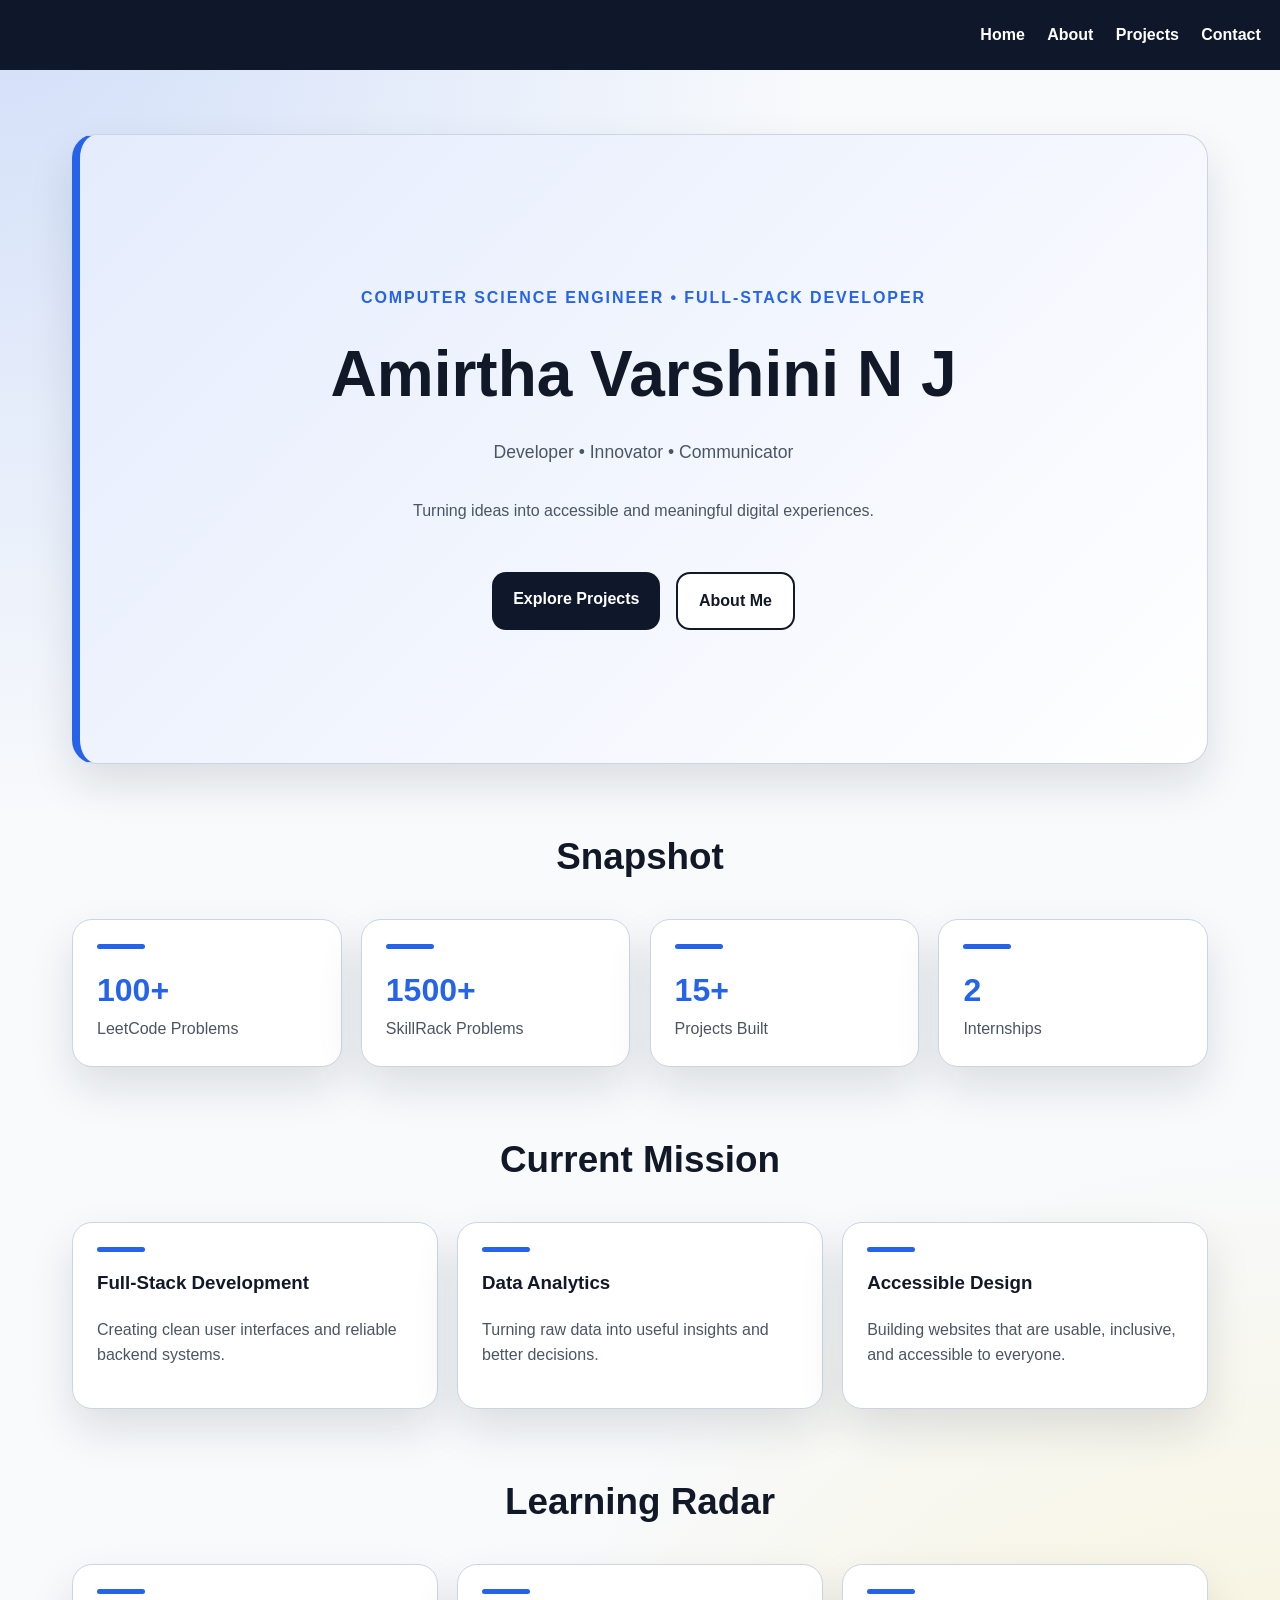
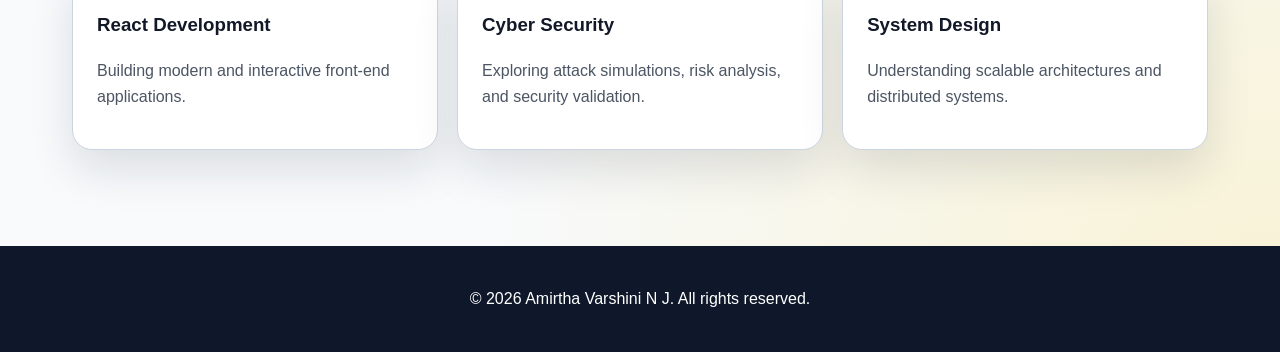
<file: index.html>
<!DOCTYPE html>
<html lang="en">

<head>
  <meta charset="UTF-8">
  <meta name="viewport" content="width=device-width, initial-scale=1.0">

  <meta name="description"
    content="Developer dashboard portfolio of Amirtha Varshini N J, showcasing skills, projects, education, and contact details.">

  <meta name="author" content="Amirtha Varshini N J">

  <title>Amirtha Varshini | Developer Dashboard</title>

  <link rel="stylesheet" href="css/style.css">
</head>

<body>

  <a href="#main-content" class="skip-link">Skip to main content</a>

  <header>
    <nav aria-label="Primary navigation">
      <a href="index.html">Home</a>
      <a href="about.html">About</a>
      <a href="projects.html">Projects</a>
      <a href="contact.html">Contact</a>
    </nav>
  </header>

  <main id="main-content">

    <!-- HERO SECTION -->

    <section class="hero" aria-labelledby="hero-heading">

      <p class="eyebrow">Computer Science Engineer • Full-Stack Developer</p>

      <h1 id="hero-heading">Amirtha Varshini N J</h1>

      <p class="hero-text">
        Developer • Innovator • Communicator
      </p>
      <p>
        Turning ideas into accessible and meaningful digital experiences.
      </p>

      <div class="hero-buttons">
        <a class="button" href="projects.html">
          Explore Projects
        </a>

        <a class="button secondary" href="about.html">
          About Me
        </a>
      </div>

    </section>

    <!-- SNAPSHOT SECTION -->

    <section class="content-section" aria-labelledby="snapshot-heading">

      <h2 id="snapshot-heading">Snapshot</h2>

      <ul class="cards">

        <li>
          <strong>100+</strong>
          <span>LeetCode Problems</span>
        </li>

        <li>
          <strong>1500+</strong>
          <span>SkillRack Problems</span>
        </li>

        <li>
          <strong>15+</strong>
          <span>Projects Built</span>
        </li>

        <li>
          <strong>2</strong>
          <span>Internships</span>
        </li>

      </ul>

    </section>

    <!-- CURRENT MISSION -->

    <section class="content-section" aria-labelledby="mission-heading">

      <h2 id="mission-heading">Current Mission</h2>

      <div class="grid">

        <article>
          <h3>Full-Stack Development</h3>
          <p>
            Creating clean user interfaces and reliable backend systems.
          </p>
        </article>

        <article>
          <h3>Data Analytics</h3>
          <p>
            Turning raw data into useful insights and better decisions.
          </p>
        </article>

        <article>
          <h3>Accessible Design</h3>
          <p>
            Building websites that are usable, inclusive, and accessible to everyone.
          </p>
        </article>

      </div>

    </section>

    <!-- LEARNING RADAR -->

    <section class="content-section" aria-labelledby="learning-heading">

      <h2 id="learning-heading">Learning Radar</h2>

      <div class="grid">

        <article>
          <h3>React Development</h3>
          <p>
            Building modern and interactive front-end applications.
          </p>
        </article>

        <article>
          <h3>Cyber Security</h3>
          <p>
            Exploring attack simulations, risk analysis, and security validation.
          </p>
        </article>

        <article>
          <h3>System Design</h3>
          <p>
            Understanding scalable architectures and distributed systems.
          </p>
        </article>

      </div>

    </section>

  </main>

  <footer>
    <p>&copy; 2026 Amirtha Varshini N J. All rights reserved.</p>
  </footer>

</body>

</html>
</file>
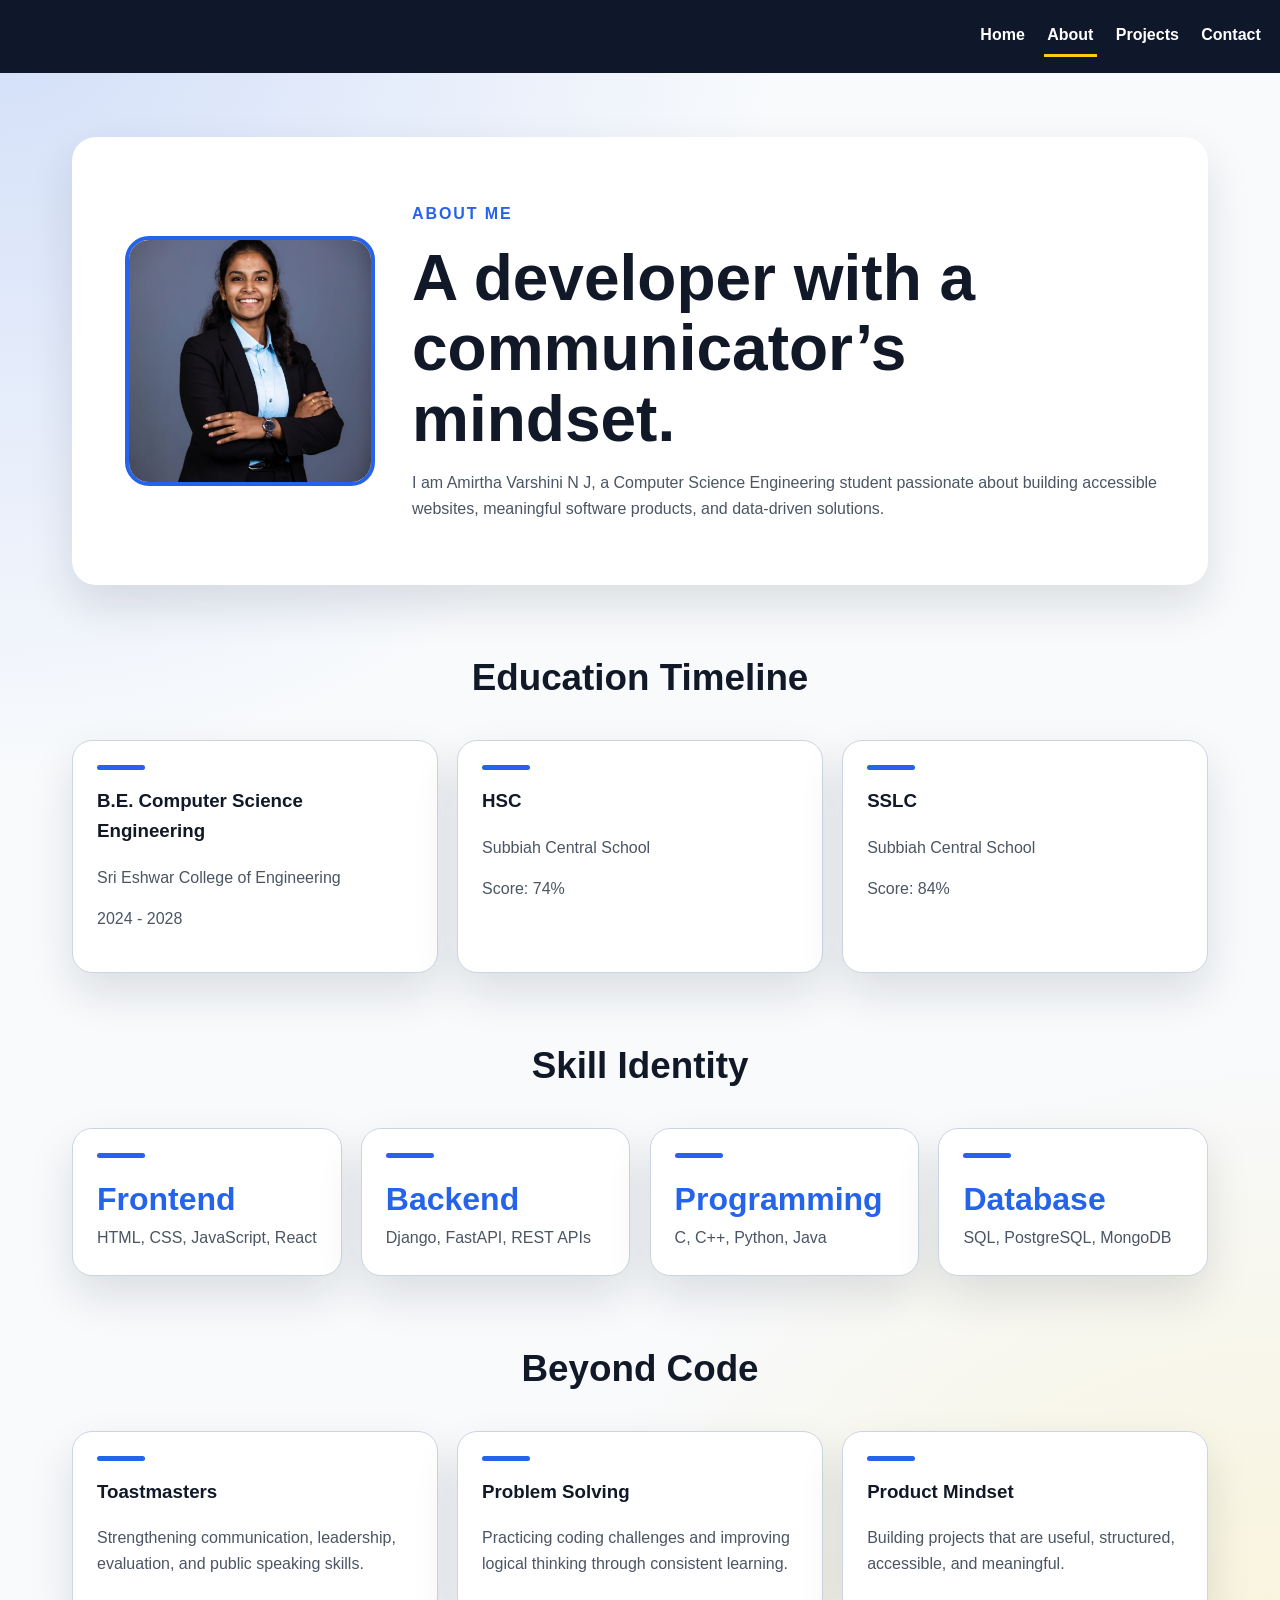
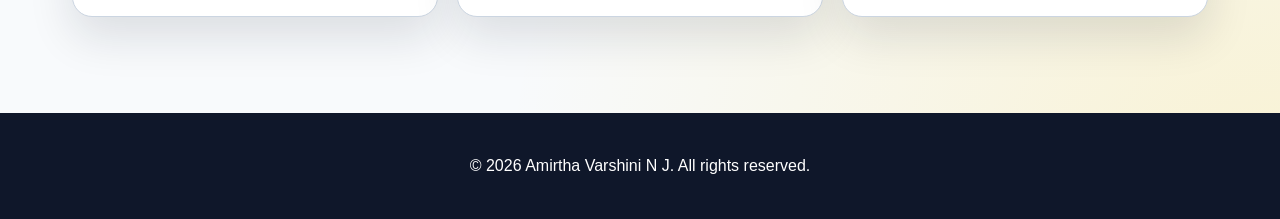
<file: about.html>
<!DOCTYPE html>
<html lang="en">
<head>
  <meta charset="UTF-8">
  <meta name="viewport" content="width=device-width, initial-scale=1.0">
  <meta name="description" content="About Amirtha Varshini N J, Computer Science student, developer, communicator, and problem solver.">
  <meta name="author" content="Amirtha Varshini N J">

  <title>About | Amirtha Varshini</title>

  <link rel="stylesheet" href="css/style.css">
</head>

<body>
  <a href="#main-content" class="skip-link">Skip to main content</a>

  <header>
    <nav aria-label="Primary navigation">
      <a href="index.html">Home</a>
      <a href="about.html" aria-current="page">About</a>
      <a href="projects.html">Projects</a>
      <a href="contact.html">Contact</a>
    </nav>
  </header>

  <main id="main-content">

    <section class="about-hero" aria-labelledby="about-heading">
      <img 
        src="./images/profile.jpg" 
        alt="Professional portrait of Amirtha Varshini N J"
        class="profile-image">

      <div>
        <p class="eyebrow">About Me</p>

        <h1 id="about-heading">A developer with a communicator’s mindset.</h1>

        <p>
          I am Amirtha Varshini N J, a Computer Science Engineering student passionate
          about building accessible websites, meaningful software products, and data-driven solutions.
        </p>
      </div>
    </section>

    <section class="content-section" aria-labelledby="education-heading">
      <h2 id="education-heading">Education Timeline</h2>

      <div class="grid">
        <article>
          <h3>B.E. Computer Science Engineering</h3>
          <p>Sri Eshwar College of Engineering</p>
          <p>2024 - 2028</p>
        </article>

        <article>
          <h3>HSC</h3>
          <p>Subbiah Central School</p>
          <p>Score: 74%</p>
        </article>

        <article>
          <h3>SSLC</h3>
          <p>Subbiah Central School</p>
          <p>Score: 84%</p>
        </article>
      </div>
    </section>

    <section class="content-section" aria-labelledby="skills-heading">
      <h2 id="skills-heading">Skill Identity</h2>

      <ul class="cards">
        <li><strong>Frontend</strong><span>HTML, CSS, JavaScript, React</span></li>
        <li><strong>Backend</strong><span>Django, FastAPI, REST APIs</span></li>
        <li><strong>Programming</strong><span>C, C++, Python, Java</span></li>
        <li><strong>Database</strong><span>SQL, PostgreSQL, MongoDB</span></li>
      </ul>
    </section>

    <section class="content-section" aria-labelledby="leadership-heading">
      <h2 id="leadership-heading">Beyond Code</h2>

      <div class="grid">
        <article>
          <h3>Toastmasters</h3>
          <p>
            Strengthening communication, leadership, evaluation, and public speaking skills.
          </p>
        </article>

        <article>
          <h3>Problem Solving</h3>
          <p>
            Practicing coding challenges and improving logical thinking through consistent learning.
          </p>
        </article>

        <article>
          <h3>Product Mindset</h3>
          <p>
            Building projects that are useful, structured, accessible, and meaningful.
          </p>
        </article>
      </div>
    </section>

  </main>

  <footer>
    <p>&copy; 2026 Amirtha Varshini N J. All rights reserved.</p>
  </footer>
</body>
</html>
</file>
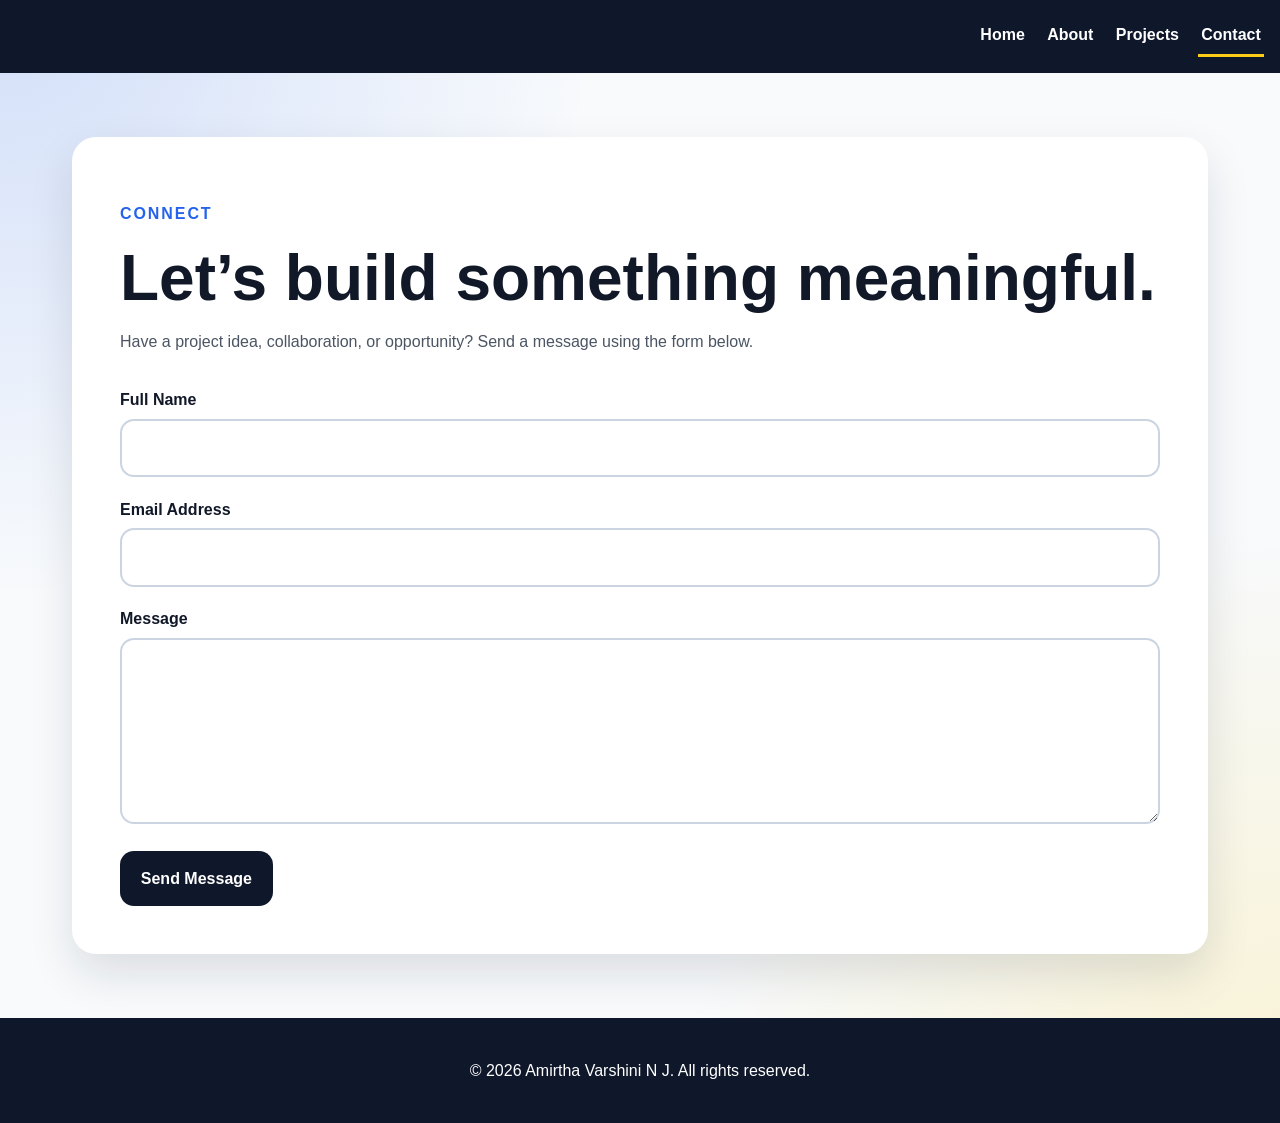
<file: contact.html>
<!DOCTYPE html>
<html lang="en">
<head>
  <meta charset="UTF-8">
  <meta name="viewport" content="width=device-width, initial-scale=1.0">

  <meta name="description" content="Contact Amirtha Varshini N J through an accessible portfolio contact form.">
  <meta name="author" content="Amirtha Varshini N J">

  <title>Contact | Amirtha Varshini</title>

  <link rel="stylesheet" href="css/style.css">
</head>

<body>
  <a href="#main-content" class="skip-link">Skip to main content</a>

  <header>
    <nav aria-label="Primary navigation">
      <a href="index.html">Home</a>
      <a href="about.html">About</a>
      <a href="projects.html">Projects</a>
      <a href="contact.html" aria-current="page">Contact</a>
    </nav>
  </header>

  <main id="main-content">

    <section class="page-card" aria-labelledby="contact-heading">
      <p class="eyebrow">Connect</p>

      <h1 id="contact-heading">Let’s build something meaningful.</h1>

      <p>
        Have a project idea, collaboration, or opportunity? Send a message using the form below.
      </p>

      <form action="#" method="post" aria-label="Contact form">

        <div class="form-group">
          <label for="name">Full Name</label>
          <input 
            type="text" 
            id="name" 
            name="name" 
            required 
            autocomplete="name">
        </div>

        <div class="form-group">
          <label for="email">Email Address</label>
          <input 
            type="email" 
            id="email" 
            name="email" 
            required 
            autocomplete="email">
        </div>

        <div class="form-group">
          <label for="message">Message</label>
          <textarea 
            id="message" 
            name="message" 
            rows="6" 
            required></textarea>
        </div>

        <button type="submit" aria-label="Send contact form message">
          Send Message
        </button>

      </form>
    </section>

  </main>

  <footer>
    <p>&copy; 2026 Amirtha Varshini N J. All rights reserved.</p>
  </footer>
</body>
</html>
</file>
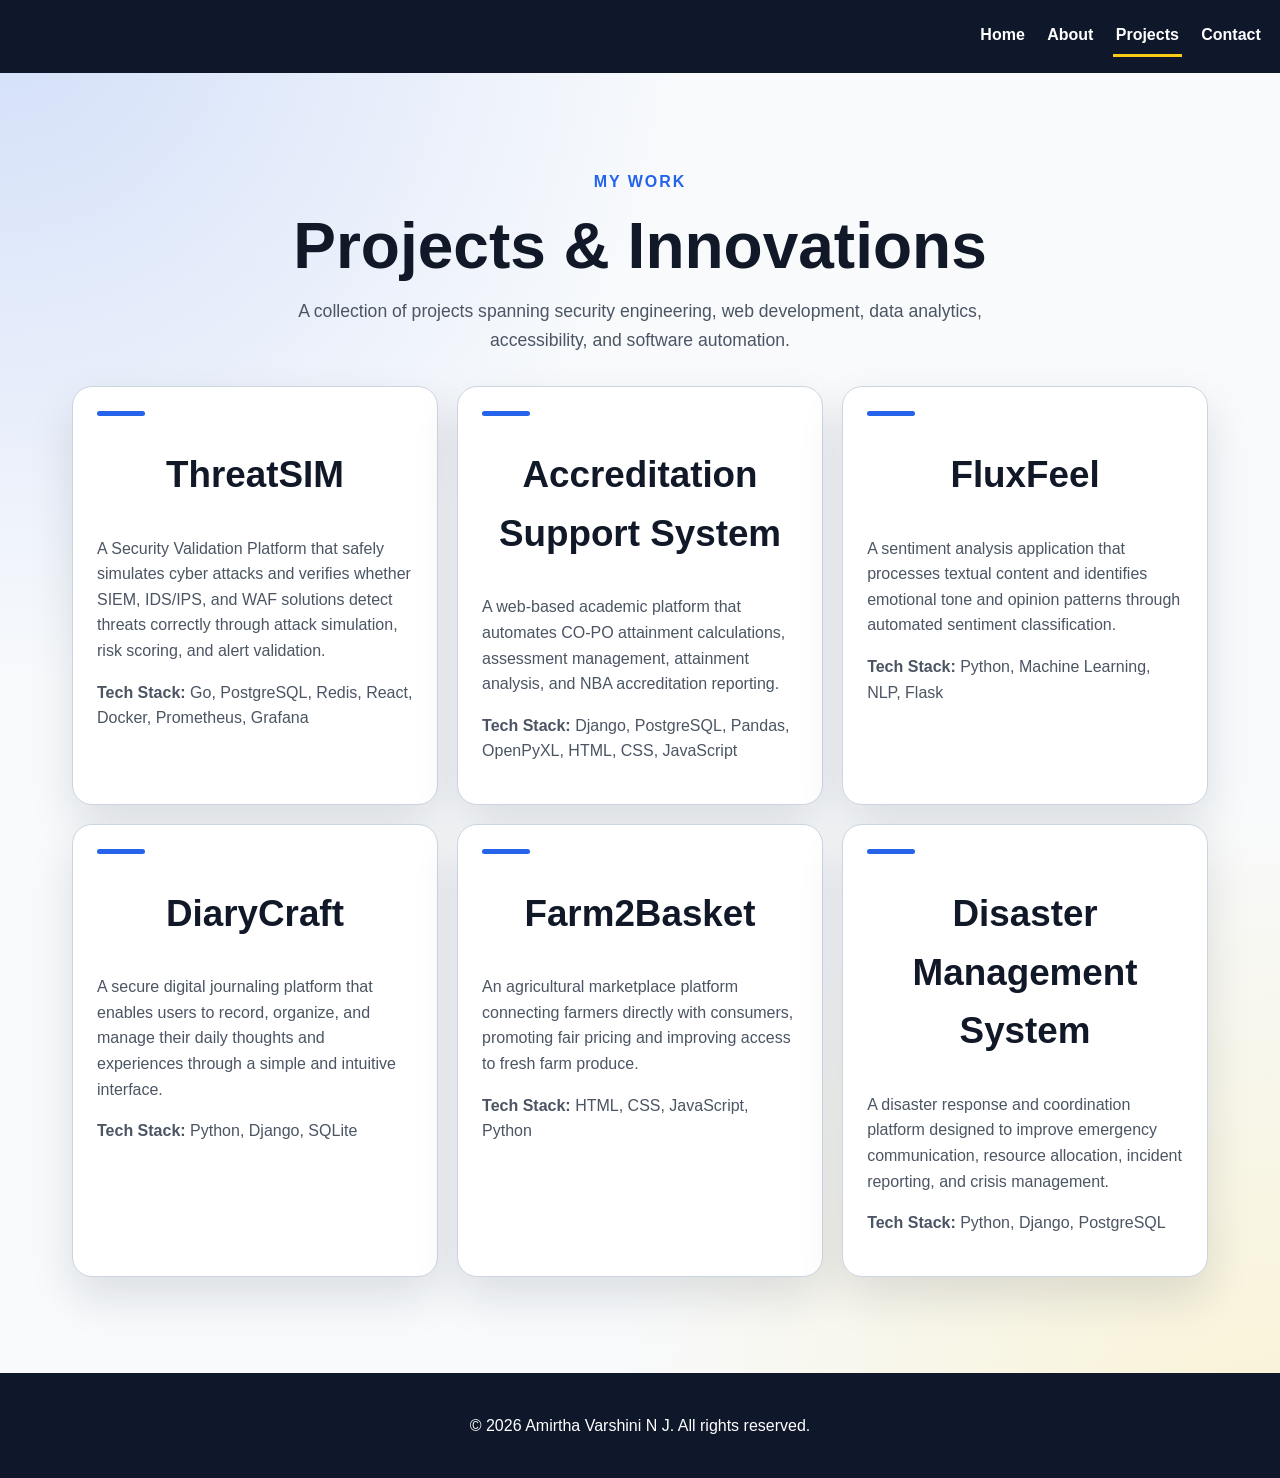
<file: projects.html>
<!DOCTYPE html>
<html lang="en">
<head>
  <meta charset="UTF-8">
  <meta name="viewport" content="width=device-width, initial-scale=1.0">

  <meta name="description"
    content="Projects by Amirtha Varshini N J showcasing security engineering, web development, data analytics, and software automation.">

  <title>Projects | Amirtha Varshini</title>

  <link rel="stylesheet" href="css/style.css">
</head>

<body>

  <a href="#main-content" class="skip-link">Skip to main content</a>

  <header>
    <nav aria-label="Primary navigation">
      <a href="index.html">Home</a>
      <a href="about.html">About</a>
      <a href="projects.html" aria-current="page">Projects</a>
      <a href="contact.html">Contact</a>
    </nav>
  </header>

  <main id="main-content">

    <section class="content-section" aria-labelledby="projects-heading">

      <p class="eyebrow">My Work</p>

      <h1 id="projects-heading">Projects & Innovations</h1>

      <p class="hero-text">
        A collection of projects spanning security engineering,
        web development, data analytics, accessibility, and software automation.
      </p>

      <div class="grid">

        <article>
          <h2>ThreatSIM</h2>

          <p>
            A Security Validation Platform that safely simulates cyber attacks
            and verifies whether SIEM, IDS/IPS, and WAF solutions detect threats
            correctly through attack simulation, risk scoring, and alert validation.
          </p>

          <p>
            <strong>Tech Stack:</strong>
            Go, PostgreSQL, Redis, React, Docker, Prometheus, Grafana
          </p>
        </article>

        <article>
          <h2>Accreditation Support System</h2>

          <p>
            A web-based academic platform that automates CO-PO attainment
            calculations, assessment management, attainment analysis,
            and NBA accreditation reporting.
          </p>

          <p>
            <strong>Tech Stack:</strong>
            Django, PostgreSQL, Pandas, OpenPyXL, HTML, CSS, JavaScript
          </p>
        </article>

        <article>
          <h2>FluxFeel</h2>

          <p>
            A sentiment analysis application that processes textual content
            and identifies emotional tone and opinion patterns through
            automated sentiment classification.
          </p>

          <p>
            <strong>Tech Stack:</strong>
            Python, Machine Learning, NLP, Flask
          </p>
        </article>

        <article>
          <h2>DiaryCraft</h2>

          <p>
            A secure digital journaling platform that enables users to record,
            organize, and manage their daily thoughts and experiences through
            a simple and intuitive interface.
          </p>

          <p>
            <strong>Tech Stack:</strong>
            Python, Django, SQLite
          </p>
        </article>

        <article>
          <h2>Farm2Basket</h2>

          <p>
            An agricultural marketplace platform connecting farmers directly
            with consumers, promoting fair pricing and improving access
            to fresh farm produce.
          </p>

          <p>
            <strong>Tech Stack:</strong>
            HTML, CSS, JavaScript, Python
          </p>
        </article>

        <article>
          <h2>Disaster Management System</h2>

          <p>
            A disaster response and coordination platform designed to improve
            emergency communication, resource allocation, incident reporting,
            and crisis management.
          </p>

          <p>
            <strong>Tech Stack:</strong>
            Python, Django, PostgreSQL
          </p>
        </article>

      </div>

    </section>

  </main>

  <footer>
    <p>&copy; 2026 Amirtha Varshini N J. All rights reserved.</p>
  </footer>

</body>
</html>
</file>
<file: css/style.css>
:root {
  --bg: #f8fafc;
  --surface: #ffffff;
  --text: #111827;
  --muted: #4b5563;
  --primary: #2563eb;
  --dark: #0f172a;
  --accent: #facc15;
  --border: #cbd5e1;
  --shadow: 0 20px 45px rgba(15, 23, 42, 0.12);
  --radius: 24px;
}

@media (prefers-color-scheme: dark) {
  :root {
    --bg: #020617;
    --surface: #0f172a;
    --text: #f8fafc;
    --muted: #cbd5e1;
    --primary: #60a5fa;
    --dark: #020617;
    --border: #334155;
    --shadow: 0 20px 45px rgba(0, 0, 0, 0.35);
  }
}

* {
  box-sizing: border-box;
}

html {
  scroll-behavior: smooth;
}

body {
  margin: 0;
  font-family: Arial, sans-serif;
  line-height: 1.6;
  background: var(--bg);
  color: var(--text);
}

.skip-link {
  position: absolute;
  left: -999px;
  top: 10px;
  background: #000;
  color: #fff;
  padding: 0.75rem 1rem;
  z-index: 1000;
  border-radius: 8px;
}

.skip-link:focus {
  left: 10px;
}

header {
  background: var(--dark);
  padding: 1rem;
  position: sticky;
  top: 0;
  z-index: 100;
}

nav {
  display: flex;
  flex-wrap: wrap;
  gap: 1rem;
  justify-content: center;
}

nav a {
  color: #ffffff;
  text-decoration: none;
  font-weight: 700;
  padding: 0.4rem 0.2rem;
}

nav a:hover,
nav a:focus {
  outline: 3px solid var(--accent);
  outline-offset: 5px;
}

[aria-current="page"] {
  border-bottom: 3px solid var(--accent);
}

main {
  width: min(1200px, 100%);
  margin: auto;
  padding: 1rem;
}

.hero,
.page-card,
.about-hero {
  background: var(--surface);
  margin: 2rem auto;
  padding: 2rem;
  border-radius: var(--radius);
  box-shadow: var(--shadow);
}

.hero {
  text-align: center;
  border-left: 8px solid var(--primary);
}

.eyebrow {
  color: var(--primary);
  font-weight: 800;
  letter-spacing: 0.12em;
  text-transform: uppercase;
}

h1 {
  font-size: clamp(2.2rem, 6vw, 4rem);
  line-height: 1.1;
  margin: 0.8rem 0;
}

h2 {
  font-size: clamp(1.6rem, 4vw, 2.3rem);
  color: var(--text);
}

h3 {
  margin-top: 0;
}

p {
  color: var(--muted);
}

.hero-text {
  max-width: 720px;
  margin: 1rem auto;
  font-size: 1.1rem;
}

.hero-buttons {
  display: flex;
  flex-wrap: wrap;
  justify-content: center;
  gap: 1rem;
  margin-top: 2rem;
}

.button,
button {
  display: inline-block;
  background: var(--dark);
  color: #ffffff;
  padding: 0.9rem 1.3rem;
  border-radius: 14px;
  text-decoration: none;
  border: none;
  font: inherit;
  font-weight: 700;
  cursor: pointer;
}

.secondary {
  background: var(--surface);
  color: var(--text);
  border: 2px solid var(--text);
}

.button:hover,
.button:focus,
button:hover,
button:focus {
  outline: 3px solid var(--accent);
  outline-offset: 4px;
}

.secondary:hover,
.secondary:focus {
  background: var(--dark);
  color: #ffffff;
}

.content-section {
  margin: 4rem auto;
}

.content-section h1,
.content-section h2,
.content-section > .eyebrow,
.content-section > .hero-text {
  text-align: center;
}

.cards,
.grid {
  display: grid;
  gap: 1.2rem;
  margin: 2rem auto;
}

.cards {
  list-style: none;
  padding: 0;
  grid-template-columns: repeat(auto-fit, minmax(180px, 1fr));
}

.grid {
  grid-template-columns: 1fr;
}

.cards li,
.grid article {
  background: var(--surface);
  padding: 1.5rem;
  border-radius: 20px;
  box-shadow: var(--shadow);
  border: 1px solid var(--border);
  transition: transform 0.3s ease;
}

.cards li:hover,
.grid article:hover {
  transform: translateY(-6px);
}

.cards strong {
  display: block;
  font-size: 2rem;
  color: var(--primary);
}

.cards span {
  color: var(--muted);
}

.about-hero {
  display: grid;
  gap: 2rem;
  align-items: center;
}

.profile-image {
  width: 220px;
  height: 220px;
  border-radius: 24px;
  object-fit: cover;
  border: 4px solid var(--primary);
  margin: auto;
}

form {
  margin-top: 2rem;
}

.form-group {
  margin-bottom: 1.2rem;
}

label {
  display: block;
  font-weight: 700;
  margin-bottom: 0.4rem;
}

input,
textarea {
  width: 100%;
  padding: 0.9rem;
  font: inherit;
  border: 2px solid var(--border);
  border-radius: 14px;
  background: var(--surface);
  color: var(--text);
}

input:focus,
textarea:focus {
  outline: 3px solid var(--accent);
  border-color: var(--primary);
}

footer {
  text-align: center;
  padding: 1.5rem;
  background: var(--dark);
  color: #ffffff;
}

footer p {
  color: #ffffff;
}

@media (min-width: 700px) {
  main {
    padding: 2rem;
  }

  .hero,
  .page-card,
  .about-hero {
    padding: 3rem;
  }

  .grid {
    grid-template-columns: repeat(2, 1fr);
  }

  .about-hero {
    grid-template-columns: 260px 1fr;
  }

  .profile-image {
    width: 250px;
    height: 250px;
  }
}

@media (min-width: 1024px) {
  nav {
    justify-content: flex-end;
  }

  .grid {
    grid-template-columns: repeat(3, 1fr);
  }

  .hero {
    min-height: 70vh;
    display: flex;
    flex-direction: column;
    justify-content: center;
  }
}
body {
  background:
    radial-gradient(circle at top left, rgba(37, 99, 235, 0.18), transparent 35%),
    radial-gradient(circle at bottom right, rgba(250, 204, 21, 0.18), transparent 35%),
    var(--bg);
}

.hero {
  background:
    linear-gradient(135deg, rgba(37, 99, 235, 0.12), transparent),
    var(--surface);
  border: 1px solid var(--border);
  border-left: 8px solid var(--primary);
}

.grid article,
.cards li {
  position: relative;
  overflow: hidden;
}

.grid article::before,
.cards li::before {
  content: "";
  display: block;
  width: 48px;
  height: 5px;
  background: var(--primary);
  border-radius: 999px;
  margin-bottom: 1rem;
}

.grid article:hover,
.cards li:hover {
  transform: translateY(-8px) scale(1.01);
}
</file>
